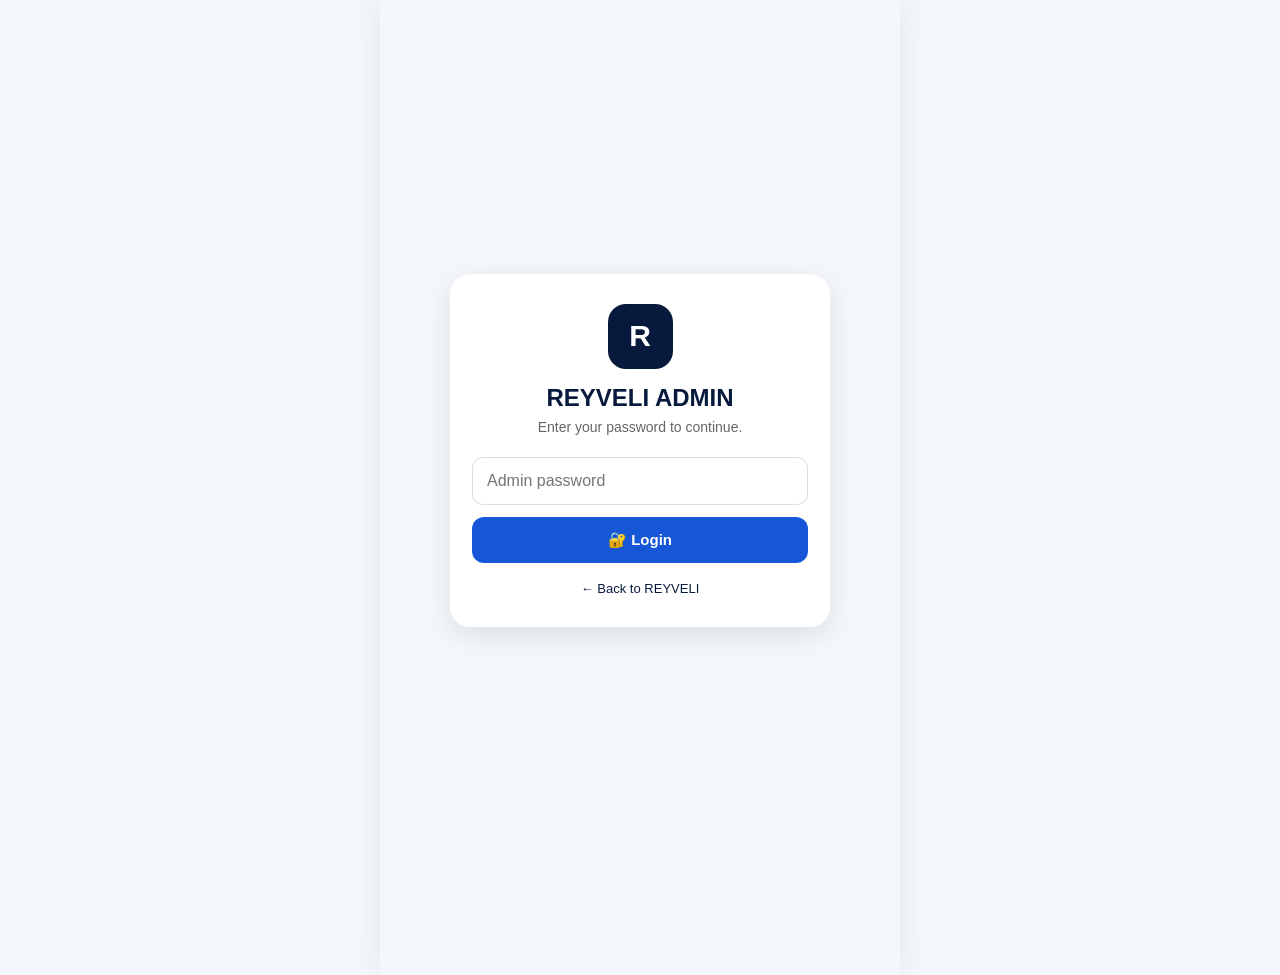
<file: admin.html>
<!DOCTYPE html>

<html lang="en">
<head>
  <meta charset="UTF-8">
  <meta name="viewport" content="width=device-width, initial-scale=1.0">

  <title>REYVELI Admin</title>

  <link rel="stylesheet" href="style.css">

  <style>

    body {
      background: #f4f7fc;
    }

    /* PASSWORD SCREEN */

    .login-screen {
      min-height: 100vh;
      display: flex;
      align-items: center;
      justify-content: center;
      padding: 20px;
      box-sizing: border-box;
    }

    .login-card {
      background: white;
      width: 100%;
      max-width: 380px;
      padding: 30px 22px;
      border-radius: 20px;
      box-shadow: 0 8px 30px rgba(0,0,0,.10);
      text-align: center;
      box-sizing: border-box;
    }

    .login-logo {
      width: 65px;
      height: 65px;
      margin: 0 auto 15px;
      border-radius: 18px;
      background: #071a3d;
      color: white;
      display: flex;
      align-items: center;
      justify-content: center;
      font-size: 30px;
      font-weight: bold;
    }

    .login-card h1 {
      margin: 0;
      color: #071a3d;
      font-size: 24px;
    }

    .login-card p {
      color: #666;
      font-size: 14px;
      margin: 7px 0 22px;
    }

    .login-input {
      width: 100%;
      box-sizing: border-box;
      padding: 14px;
      border: 1px solid #ddd;
      border-radius: 11px;
      font-size: 16px;
      margin-bottom: 12px;
      outline: none;
    }

    .login-input:focus {
      border-color: #1557d6;
    }

    .login-button {
      width: 100%;
      border: none;
      border-radius: 12px;
      padding: 14px;
      background: #1557d6;
      color: white;
      font-weight: bold;
      font-size: 15px;
      cursor: pointer;
    }

    .login-error {
      color: #d93025;
      font-size: 13px;
      margin-top: 12px;
      display: none;
    }

    .back-to-site {
      display: inline-block;
      margin-top: 18px;
      color: #071a3d;
      font-size: 13px;
      text-decoration: none;
    }


    /* ADMIN */

    .admin-header {
      background: #071a3d;
      color: white;
      padding: 22px 18px;
      position: sticky;
      top: 0;
      z-index: 20;
    }

    .admin-header h1 {
      margin: 0;
      font-size: 25px;
    }

    .admin-header p {
      margin: 5px 0 0;
      opacity: .8;
      font-size: 13px;
    }

    .admin-container {
      padding: 18px;
      max-width: 520px;
      margin: auto;
      padding-bottom: 100px;
    }

    .admin-card {
      background: white;
      border-radius: 16px;
      padding: 18px;
      margin-bottom: 15px;
      box-shadow: 0 5px 18px rgba(0,0,0,.07);
    }

    .admin-card h2 {
      margin-top: 0;
      font-size: 18px;
      color: #071a3d;
    }

    .admin-grid {
      display: grid;
      grid-template-columns: 1fr 1fr;
      gap: 12px;
    }

    .admin-button {
      border: none;
      border-radius: 14px;
      padding: 18px 10px;
      background: #1557d6;
      color: white;
      font-weight: bold;
      font-size: 14px;
      cursor: pointer;
    }

    .admin-button.gold {
      background: #f5c542;
      color: #071a3d;
    }

    .admin-button.dark {
      background: #071a3d;
    }

    .admin-button.danger {
      background: #d93025;
    }

    .admin-button.small {
      padding: 10px 12px;
      font-size: 12px;
      border-radius: 9px;
    }

    .admin-section {
      display: none;
    }

    .admin-section.active {
      display: block;
    }

    .admin-input {
      width: 100%;
      box-sizing: border-box;
      padding: 13px;
      border: 1px solid #ddd;
      border-radius: 10px;
      margin: 6px 0 13px;
      font-size: 15px;
      background: white;
    }

    label {
      font-size: 13px;
      font-weight: bold;
      color: #333;
    }

    .back-button {
      background: transparent;
      border: none;
      color: white;
      font-size: 14px;
      padding: 0;
      margin-bottom: 12px;
      cursor: pointer;
    }

    .logout-button {
      float: right;
      background: rgba(255,255,255,.12);
      border: 1px solid rgba(255,255,255,.3);
      color: white;
      border-radius: 9px;
      padding: 7px 10px;
      font-size: 12px;
      cursor: pointer;
    }

    .status {
      display: inline-block;
      padding: 5px 10px;
      border-radius: 20px;
      background: #e7f7ed;
      color: #17823b;
      font-size: 12px;
      font-weight: bold;
    }

    .admin-item {
      border: 1px solid #eee;
      border-radius: 12px;
      padding: 12px;
      margin-top: 10px;
    }

    .admin-item strong {
      color: #071a3d;
    }

    .food-preview {
      width: 100%;
      max-height: 180px;
      object-fit: cover;
      border-radius: 10px;
      margin-bottom: 10px;
      display: block;
    }

    .food-actions {
      display: flex;
      gap: 8px;
      margin-top: 12px;
      flex-wrap: wrap;
    }

    .hidden-food {
      opacity: .55;
      background: #f7f7f7;
    }

    .hidden-label {
      display: inline-block;
      background: #eee;
      color: #666;
      padding: 4px 8px;
      border-radius: 10px;
      font-size: 11px;
      font-weight: bold;
      margin-top: 6px;
    }

    .edit-box {
      margin-top: 12px;
      padding-top: 12px;
      border-top: 1px solid #eee;
    }

    #adminApp {
      display: none;
    }


    /* =========================
       ORDERS
       ========================= */

    .orders-toolbar {
      display: flex;
      justify-content: space-between;
      align-items: center;
      gap: 10px;
      margin-bottom: 12px;
      flex-wrap: wrap;
    }

    .order-count {
      color: #666;
      font-size: 13px;
    }

    .order-card {
      border: 1px solid #e4e7ee;
      border-radius: 15px;
      padding: 15px;
      margin-top: 12px;
      background: #fff;
    }

    .order-top {
      display: flex;
      justify-content: space-between;
      align-items: flex-start;
      gap: 10px;
      margin-bottom: 12px;
    }

    .order-number {
      color: #071a3d;
      font-size: 15px;
      font-weight: bold;
    }

    .order-date {
      color: #777;
      font-size: 11px;
      margin-top: 4px;
    }

    .order-status {
      border: none;
      border-radius: 20px;
      padding: 7px 9px;
      font-size: 11px;
      font-weight: bold;
      cursor: pointer;
      background: #eef3ff;
      color: #1557d6;
    }

    .order-status.new {
      background: #fff3cd;
      color: #856404;
    }

    .order-status.accepted {
      background: #e7f7ed;
      color: #17823b;
    }

    .order-status.preparing {
      background: #e8f1ff;
      color: #1557d6;
    }

    .order-status.delivery {
      background: #eee8ff;
      color: #6542c2;
    }

    .order-status.completed {
      background: #e7f7ed;
      color: #17823b;
    }

    .order-status.cancelled {
      background: #fde8e7;
      color: #d93025;
    }

    .order-info {
      font-size: 13px;
      color: #333;
      line-height: 1.7;
    }

    .order-info strong {
      color: #071a3d;
    }

    .order-items {
      margin-top: 12px;
      padding-top: 12px;
      border-top: 1px solid #eee;
    }

    .order-items-title {
      font-size: 12px;
      font-weight: bold;
      color: #071a3d;
      margin-bottom: 7px;
    }

    .order-item-row {
      display: flex;
      justify-content: space-between;
      gap: 10px;
      font-size: 12px;
      padding: 5px 0;
    }

    .order-total {
      display: flex;
      justify-content: space-between;
      border-top: 1px solid #eee;
      margin-top: 10px;
      padding-top: 10px;
      color: #071a3d;
      font-size: 16px;
      font-weight: bold;
    }

    .order-notes {
      background: #fff9e8;
      border-radius: 10px;
      padding: 10px;
      margin-top: 12px;
      font-size: 12px;
      color: #66520b;
    }

    .order-actions {
      display: flex;
      gap: 7px;
      flex-wrap: wrap;
      margin-top: 12px;
    }

    .order-actions select {
      flex: 1;
      min-width: 150px;
      border: 1px solid #ddd;
      border-radius: 9px;
      padding: 9px;
      background: white;
      font-size: 12px;
    }

    .no-orders {
      text-align: center;
      padding: 35px 15px;
      color: #777;
      font-size: 13px;
    }

  </style>

</head>

<body>


  <!-- PASSWORD SCREEN -->

  <div id="loginScreen" class="login-screen">

    <div class="login-card">

      <div class="login-logo">R</div>

      <h1>REYVELI ADMIN</h1>

      <p>Enter your password to continue.</p>

      <input
        id="adminPassword"
        class="login-input"
        type="password"
        placeholder="Admin password"
        autocomplete="off"
        onkeydown="if(event.key==='Enter') login()"
      >

      <button class="login-button" onclick="login()">
        🔐 Login
      </button>

      <div id="loginError" class="login-error">
        Incorrect password. Please try again.
      </div>

      <a href="index.html" class="back-to-site">
        ← Back to REYVELI
      </a>

    </div>

  </div>


  <!-- ADMIN APP -->

  <div id="adminApp">


    <header class="admin-header">

      <button class="logout-button" onclick="logout()">
        Logout
      </button>

      <button class="back-button" onclick="window.location.href='index.html'">
        ← Back to REYVELI
      </button>

      <h1>REYVELI ADMIN</h1>

      <p>Manage your food business</p>

    </header>


    <main class="admin-container">


      <!-- DASHBOARD -->

      <section id="dashboard" class="admin-section active">

        <div class="admin-card">

          <h2>Dashboard</h2>

          <span class="status">
            ● 24 HOURS OPEN
          </span>

        </div>


        <div class="admin-grid">

          <button
            class="admin-button"
            onclick="showSection('menu')"
          >
            🍔<br><br>
            Menu
          </button>


          <button
            class="admin-button gold"
            onclick="showSection('orders')"
          >
            📦<br><br>
            Orders
          </button>


          <button
            class="admin-button dark"
            onclick="showSection('offers')"
          >
            🏷️<br><br>
            Offers
          </button>


          <button
            class="admin-button"
            onclick="showSection('homepage')"
          >
            🖼️<br><br>
            Homepage
          </button>


          <button
            class="admin-button gold"
            onclick="showSection('delivery')"
          >
            🚚<br><br>
            Delivery
          </button>


          <button
            class="admin-button dark"
            onclick="showSection('settings')"
          >
            ⚙️<br><br>
            Settings
          </button>

        </div>

      </section>


      <!-- MENU -->

      <section id="menu" class="admin-section">

        <div class="admin-card">

          <h2>🍔 Menu Management</h2>

          <label>Food name</label>

          <input
            id="foodName"
            class="admin-input"
            placeholder="Example: Chicken Burger"
          >


          <label>Price (MVR)</label>

          <input
            id="foodPrice"
            class="admin-input"
            type="number"
            min="0"
            placeholder="85"
          >


          <label>Category</label>

          <select
            id="foodCategory"
            class="admin-input"
          >

            <option value="burgers">
              Burgers
            </option>

            <option value="meals">
              Meals
            </option>

            <option value="snacks">
              Snacks
            </option>

            <option value="drinks">
              Drinks
            </option>

            <option value="desserts">
              Desserts
            </option>

          </select>


          <label>Food description</label>

          <input
            id="foodDescription"
            class="admin-input"
            placeholder="Short description"
          >


          <label>Food image URL</label>

          <input
            id="foodImage"
            class="admin-input"
            placeholder="Image URL"
          >


          <button
            class="admin-button"
            onclick="addFood()"
          >
            + Add Food
          </button>

        </div>


        <div class="admin-card">

          <h2>Current Menu</h2>

          <div id="adminMenuList"></div>

        </div>


        <button
          class="admin-button dark"
          onclick="showSection('dashboard')"
        >
          ← Dashboard
        </button>

      </section>


      <!-- ORDERS -->

      <section id="orders" class="admin-section">

        <div class="admin-card">

          <div class="orders-toolbar">

            <div>

              <h2 style="margin-bottom:4px;">
                📦 Orders
              </h2>

              <div class="order-count">
                Total orders:
                <strong id="orderCount">0</strong>
              </div>

            </div>

            <button
              class="admin-button small"
              onclick="renderAdminOrders()"
            >
              🔄 Refresh
            </button>

          </div>


          <div id="adminOrders"></div>

        </div>


        <button
          class="admin-button dark"
          onclick="showSection('dashboard')"
        >
          ← Dashboard
        </button>

      </section>


      <!-- OFFERS -->

      <section id="offers" class="admin-section">

        <div class="admin-card">

          <h2>🏷️ Offers & Discounts</h2>

          <label>Offer title</label>

          <input
            id="offerTitle"
            class="admin-input"
            placeholder="Example: Midnight Special"
          >


          <label>Discount</label>

          <input
            id="offerDiscount"
            class="admin-input"
            placeholder="Example: 20% OFF"
          >


          <button
            class="admin-button"
            onclick="saveOffer()"
          >
            Save Offer
          </button>


          <div id="savedOffer"></div>

        </div>


        <button
          class="admin-button dark"
          onclick="showSection('dashboard')"
        >
          ← Dashboard
        </button>

      </section>


      <!-- HOMEPAGE -->

      <section id="homepage" class="admin-section">

        <div class="admin-card">

          <h2>🖼️ Homepage</h2>

          <label>Main headline</label>

          <input
            id="homepageHeadline"
            class="admin-input"
            value="Midnight cravings? We’ve got you covered."
          >


          <label>Banner text</label>

          <input
            id="homepageBanner"
            class="admin-input"
            value="OPEN 24 HOURS"
          >


          <label>Announcement</label>

          <input
            id="homepageAnnouncement"
            class="admin-input"
            placeholder="Example: Free delivery tonight!"
          >


          <button
            class="admin-button"
            onclick="saveHomepage()"
          >
            Save Homepage
          </button>

        </div>


        <button
          class="admin-button dark"
          onclick="showSection('dashboard')"
        >
          ← Dashboard
        </button>

      </section>


      <!-- DELIVERY -->

      <section id="delivery" class="admin-section">

        <div class="admin-card">

          <h2>🚚 Delivery Settings</h2>

          <label>Delivery fee (MVR)</label>

          <input
            id="deliveryFee"
            class="admin-input"
            type="number"
            value="20"
          >


          <label>Delivery areas</label>

          <input
            id="deliveryAreas"
            class="admin-input"
            placeholder="Example: Velidhoo"
          >


          <label>Minimum order (MVR)</label>

          <input
            id="minimumOrder"
            class="admin-input"
            type="number"
            value="0"
          >


          <button
            class="admin-button"
            onclick="saveDelivery()"
          >
            Save Delivery Settings
          </button>

        </div>


        <button
          class="admin-button dark"
          onclick="showSection('dashboard')"
        >
          ← Dashboard
        </button>

      </section>


      <!-- SETTINGS -->

      <section id="settings" class="admin-section">

        <div class="admin-card">

          <h2>⚙️ Business Settings</h2>

          <label>Business name</label>

          <input
            id="businessName"
            class="admin-input"
            value="REYVELI"
          >


          <label>Tagline</label>

          <input
            id="businessTagline"
            class="admin-input"
            value="Your food, anytime."
          >


          <label>Business status</label>

          <select
            id="businessStatus"
            class="admin-input"
          >

            <option>
              Open
            </option>

            <option>
              Closed
            </option>

          </select>


          <button
            class="admin-button"
            onclick="saveSettings()"
          >
            Save Settings
          </button>

        </div>


        <button
          class="admin-button dark"
          onclick="showSection('dashboard')"
        >
          ← Dashboard
        </button>

      </section>


    </main>

  </div>


  <script>


    /* =========================
       ADMIN PASSWORD
       ========================= */

    const ADMIN_PASSWORD =
      "REYVELI2026";


    function login() {

      const password =
        document.getElementById(
          "adminPassword"
        ).value;


      const error =
        document.getElementById(
          "loginError"
        );


      if (password === ADMIN_PASSWORD) {

        sessionStorage.setItem(
          "reyveliAdminLoggedIn",
          "true"
        );


        document.getElementById(
          "loginScreen"
        ).style.display = "none";


        document.getElementById(
          "adminApp"
        ).style.display = "block";


        document.getElementById(
          "adminPassword"
        ).value = "";


        error.style.display = "none";

      } else {

        error.style.display = "block";


        document.getElementById(
          "adminPassword"
        ).value = "";

      }

    }


    function logout() {

      sessionStorage.removeItem(
        "reyveliAdminLoggedIn"
      );


      document.getElementById(
        "adminApp"
      ).style.display = "none";


      document.getElementById(
        "loginScreen"
      ).style.display = "flex";


      document.getElementById(
        "adminPassword"
      ).value = "";

    }


    function checkLogin() {

      if (
        sessionStorage.getItem(
          "reyveliAdminLoggedIn"
        ) === "true"
      ) {

        document.getElementById(
          "loginScreen"
        ).style.display = "none";


        document.getElementById(
          "adminApp"
        ).style.display = "block";

      }

    }


    /* =========================
       SECTIONS
       ========================= */

    function showSection(section) {

      document
        .querySelectorAll(".admin-section")
        .forEach(item =>
          item.classList.remove("active")
        );


      document
        .getElementById(section)
        .classList.add("active");


      window.scrollTo({
        top: 0,
        behavior: "smooth"
      });


      if (section === "menu")
        renderAdminMenu();


      if (section === "orders")
        renderAdminOrders();


      if (section === "offers")
        loadOffer();


      if (section === "homepage")
        loadHomepage();


      if (section === "delivery")
        loadDelivery();


      if (section === "settings")
        loadSettings();

    }


    /* =========================
       MENU
       ========================= */

    function getMenu() {

      try {

        return JSON.parse(
          localStorage.getItem(
            "reyveliAdminMenu"
          )
        ) || [];

      } catch {

        return [];

      }

    }


    function saveMenu(menu) {

      localStorage.setItem(
        "reyveliAdminMenu",
        JSON.stringify(menu)
      );

    }


    function addFood() {

      const name =
        document.getElementById(
          "foodName"
        ).value.trim();


      const price =
        Number(
          document.getElementById(
            "foodPrice"
          ).value
        );


      const category =
        document.getElementById(
          "foodCategory"
        ).value;


      const description =
        document.getElementById(
          "foodDescription"
        ).value.trim();


      const image =
        document.getElementById(
          "foodImage"
        ).value.trim();


      if (!name || price <= 0) {

        alert(
          "Please enter a food name and a price greater than 0."
        );

        return;

      }


      const menu =
        getMenu();


      menu.push({

        id: Date.now(),

        name: name,

        price: price,

        category: category,

        description: description,

        image: image,

        visible: true

      });


      saveMenu(menu);


      document.getElementById(
        "foodName"
      ).value = "";


      document.getElementById(
        "foodPrice"
      ).value = "";


      document.getElementById(
        "foodDescription"
      ).value = "";


      document.getElementById(
        "foodImage"
      ).value = "";


      renderAdminMenu();


      alert(
        "Food added successfully!"
      );

    }


    function renderAdminMenu() {

      const menu =
        getMenu();


      const container =
        document.getElementById(
          "adminMenuList"
        );


      if (menu.length === 0) {

        container.innerHTML =
          "<p>No custom foods added yet.</p>";

        return;

      }


      container.innerHTML =
        menu.map(item => {

          const visible =
            item.visible !== false;


          const imageHTML =
            item.image
              ? `
                <img
                  class="food-preview"
                  src="${escapeHTML(item.image)}"
                  alt="${escapeHTML(item.name)}"
                  onerror="this.style.display='none'"
                >
              `
              : "";


          return `

            <div
              class="admin-item
              ${visible ? "" : "hidden-food"}"
            >

              ${imageHTML}


              <strong>
                ${escapeHTML(item.name)}
              </strong>

              <br>

              <strong>
                MVR ${escapeHTML(
                  String(item.price)
                )}
              </strong>

              <br>

              Category:
              ${escapeHTML(item.category)}


              ${
                item.description
                  ? `
                    <br><br>
                    ${escapeHTML(
                      item.description
                    )}
                  `
                  : ""
              }


              ${
                visible
                  ? ""
                  : `
                    <br>
                    <span class="hidden-label">
                      HIDDEN FROM CUSTOMERS
                    </span>
                  `
              }


              <div class="food-actions">

                <button
                  class="admin-button small"
                  onclick="editFood(${item.id})"
                >
                  ✏️ Edit
                </button>


                <button
                  class="admin-button small
                  ${visible ? "gold" : ""}"
                  onclick="toggleFoodVisibility(${item.id})"
                >
                  ${visible ? "👁️ Hide" : "👁️ Show"}
                </button>


                <button
                  class="admin-button small danger"
                  onclick="deleteFood(${item.id})"
                >
                  🗑️ Delete
                </button>

              </div>


              <div
                id="edit-${item.id}"
                class="edit-box"
                style="display:none;"
              >

                <label>
                  Food name
                </label>

                <input
                  id="edit-name-${item.id}"
                  class="admin-input"
                  value="${escapeHTML(
                    item.name
                  )}"
                >


                <label>
                  Price (MVR)
                </label>

                <input
                  id="edit-price-${item.id}"
                  class="admin-input"
                  type="number"
                  min="0"
                  value="${escapeHTML(
                    String(item.price)
                  )}"
                >


                <label>
                  Category
                </label>

                <select
                  id="edit-category-${item.id}"
                  class="admin-input"
                >

                  <option
                    value="burgers"
                    ${
                      item.category === "burgers"
                        ? "selected"
                        : ""
                    }
                  >
                    Burgers
                  </option>

                  <option
                    value="meals"
                    ${
                      item.category === "meals"
                        ? "selected"
                        : ""
                    }
                  >
                    Meals
                  </option>

                  <option
                    value="snacks"
                    ${
                      item.category === "snacks"
                        ? "selected"
                        : ""
                    }
                  >
                    Snacks
                  </option>

                  <option
                    value="drinks"
                    ${
                      item.category === "drinks"
                        ? "selected"
                        : ""
                    }
                  >
                    Drinks
                  </option>

                  <option
                    value="desserts"
                    ${
                      item.category === "desserts"
                        ? "selected"
                        : ""
                    }
                  >
                    Desserts
                  </option>

                </select>


                <label>
                  Description
                </label>

                <input
                  id="edit-description-${item.id}"
                  class="admin-input"
                  value="${escapeHTML(
                    item.description || ""
                  )}"
                >


                <label>
                  Image URL
                </label>

                <input
                  id="edit-image-${item.id}"
                  class="admin-input"
                  value="${escapeHTML(
                    item.image || ""
                  )}"
                >


                <div class="food-actions">

                  <button
                    class="admin-button small"
                    onclick="saveEditedFood(${item.id})"
                  >
                    💾 Save Changes
                  </button>


                  <button
                    class="admin-button small dark"
                    onclick="cancelEdit(${item.id})"
                  >
                    Cancel
                  </button>

                </div>

              </div>

            </div>

          `;

        }).join("");

    }


    function editFood(id) {

      const box =
        document.getElementById(
          "edit-" + id
        );


      if (!box) return;


      box.style.display =
        box.style.display === "none"
          ? "block"
          : "none";

    }


    function cancelEdit(id) {

      const box =
        document.getElementById(
          "edit-" + id
        );


      if (box) {

        box.style.display =
          "none";

      }

    }


    function saveEditedFood(id) {

      const menu =
        getMenu();


      const item =
        menu.find(
          food => food.id === id
        );


      if (!item) return;


      const name =
        document.getElementById(
          "edit-name-" + id
        ).value.trim();


      const price =
        Number(
          document.getElementById(
            "edit-price-" + id
          ).value
        );


      const category =
        document.getElementById(
          "edit-category-" + id
        ).value;


      const description =
        document.getElementById(
          "edit-description-" + id
        ).value.trim();


      const image =
        document.getElementById(
          "edit-image-" + id
        ).value.trim();


      if (!name || price <= 0) {

        alert(
          "Please enter a food name and a valid price."
        );

        return;

      }


      item.name =
        name;


      item.price =
        price;


      item.category =
        category;


      item.description =
        description;


      item.image =
        image;


      saveMenu(menu);

      renderAdminMenu();


      alert(
        "Food updated successfully!"
      );

    }


    function toggleFoodVisibility(id) {

      const menu =
        getMenu();


      const item =
        menu.find(
          food => food.id === id
        );


      if (!item) return;


      item.visible =
        item.visible === false
          ? true
          : false;


      saveMenu(menu);

      renderAdminMenu();

    }


    function deleteFood(id) {

      if (
        !confirm(
          "Delete this food permanently?"
        )
      ) {

        return;

      }


      let menu =
        getMenu();


      menu =
        menu.filter(
          item => item.id !== id
        );


      saveMenu(menu);

      renderAdminMenu();

    }


    /* =========================
       ORDERS
       ========================= */

    function getOrders() {

      try {

        return JSON.parse(
          localStorage.getItem(
            "reyveliOrders"
          )
        ) || [];

      } catch {

        return [];

      }

    }


    function saveOrders(orders) {

      localStorage.setItem(
        "reyveliOrders",
        JSON.stringify(orders)
      );

    }


    function renderAdminOrders() {

      let orders =
        getOrders();


      const count =
        document.getElementById(
          "orderCount"
        );


      const container =
        document.getElementById(
          "adminOrders"
        );


      /*
         Newest orders first
      */

      orders =
        orders.slice().reverse();


      count.textContent =
        orders.length;


      if (orders.length === 0) {

        container.innerHTML = `

          <div class="no-orders">

            📦

            <br><br>

            No orders yet.

            <br>

            Customer orders will appear here.

          </div>

        `;

        return;

      }


      container.innerHTML =
        orders.map(order => {

          const items =
            Array.isArray(order.items)
              ? order.items
              : [];


          const status =
            order.status || "New";


          const statusClass =
            getStatusClass(status);


          return `

            <div class="order-card">

              <div class="order-top">

                <div>

                  <div class="order-number">

                    Order
                    ${escapeHTML(
                      String(
                        order.id || ""
                      )
                    )}

                  </div>


                  <div class="order-date">

                    ${escapeHTML(
                      String(
                        order.date || ""
                      )
                    )}

                  </div>

                </div>


                <span
                  class="order-status ${statusClass}"
                >
                  ${escapeHTML(status)}
                </span>

              </div>


              <div class="order-info">

                <strong>
                  👤 Customer
                </strong>

                <br>

                ${escapeHTML(
                  order.customer?.name || ""
                )}

                <br><br>


                <strong>
                  📞 Phone
                </strong>

                <br>

                ${escapeHTML(
                  order.customer?.phone || ""
                )}

                <br><br>


                <strong>
                  📍 Delivery location
                </strong>

                <br>

                ${escapeHTML(
                  order.customer?.location || ""
                )}

                <br><br>


                <strong>
                  💳 Payment
                </strong>

                <br>

                ${formatPayment(
                  order.payment
                )}

              </div>


              <div class="order-items">

                <div class="order-items-title">
                  🍔 ORDER ITEMS
                </div>


                ${
                  items.length
                    ? items.map(item => `

                        <div
                          class="order-item-row"
                        >

                          <span>

                            ${escapeHTML(
                              item.name || ""
                            )}

                            ×
                            ${escapeHTML(
                              String(
                                item.quantity || 1
                              )
                            )}

                          </span>


                          <strong>

                            MVR
                            ${escapeHTML(
                              String(
                                (
                                  Number(item.price) *
                                  Number(item.quantity || 1)
                                )
                              )
                            )}

                          </strong>

                        </div>

                      `).join("")
                    : `
                      <div class="order-item-row">
                        No item details available.
                      </div>
                    `
                }


                <div class="order-total">

                  <span>
                    Total
                  </span>

                  <span>
                    MVR
                    ${escapeHTML(
                      String(
                        order.total || 0
                      )
                    )}
                  </span>

                </div>

              </div>


              ${
                order.notes
                  ? `
                    <div class="order-notes">

                      <strong>
                        📝 Customer note
                      </strong>

                      <br><br>

                      ${escapeHTML(
                        order.notes
                      )}

                    </div>
                  `
                  : ""
              }


              <div class="order-actions">

                <select
                  onchange="changeOrderStatus('${escapeHTML(String(order.id || ""))}', this.value)"
                >

                  <option
                    value="New"
                    ${status === "New" ? "selected" : ""}
                  >
                    🆕 New
                  </option>

                  <option
                    value="Accepted"
                    ${status === "Accepted" ? "selected" : ""}
                  >
                    ✅ Accepted
                  </option>

                  <option
                    value="Preparing"
                    ${status === "Preparing" ? "selected" : ""}
                  >
                    🍳 Preparing
                  </option>

                  <option
                    value="Out for delivery"
                    ${status === "Out for delivery" ? "selected" : ""}
                  >
                    🛵 Out for delivery
                  </option>

                  <option
                    value="Completed"
                    ${status === "Completed" ? "selected" : ""}
                  >
                    ✔️ Completed
                  </option>

                  <option
                    value="Cancelled"
                    ${status === "Cancelled" ? "selected" : ""}
                  >
                    ❌ Cancelled
                  </option>

                </select>


                <button
                  class="admin-button small danger"
                  onclick="deleteOrder('${escapeHTML(String(order.id || ""))}')"
                >
                  🗑️ Delete
                </button>

              </div>

            </div>

          `;

        }).join("");

    }


    function getStatusClass(status) {

      const value =
        String(status)
          .toLowerCase();


      if (value === "new")
        return "new";


      if (value === "accepted")
        return "accepted";


      if (value === "preparing")
        return "preparing";


      if (
        value === "out for delivery"
      )
        return "delivery";


      if (value === "completed")
        return "completed";


      if (value === "cancelled")
        return "cancelled";


      return "";

    }


    function formatPayment(payment) {

      if (
        payment === "transfer"
      ) {

        return "🏦 Bank / online transfer";

      }


      return "💵 Cash on delivery";

    }


    function changeOrderStatus(
      orderId,
      newStatus
    ) {

      const orders =
        getOrders();


      const order =
        orders.find(
          item =>
            String(item.id) ===
            String(orderId)
        );


      if (!order) return;


      order.status =
        newStatus;


      saveOrders(orders);

      renderAdminOrders();

    }


    function deleteOrder(orderId) {

      if (
        !confirm(
          "Delete this order permanently?"
        )
      ) {

        return;

      }


      let orders =
        getOrders();


      orders =
        orders.filter(
          order =>
            String(order.id) !==
            String(orderId)
        );


      saveOrders(orders);

      renderAdminOrders();

    }


    /* =========================
       OFFERS
       ========================= */

    function saveOffer() {

      const title =
        document.getElementById(
          "offerTitle"
        ).value.trim();


      const discount =
        document.getElementById(
          "offerDiscount"
        ).value.trim();


      localStorage.setItem(
        "reyveliOffer",
        JSON.stringify({

          title:
            title,

          discount:
            discount

        })
      );


      alert(
        "Offer saved!"
      );

    }


    function loadOffer() {

      let offer = {};


      try {

        offer =
          JSON.parse(
            localStorage.getItem(
              "reyveliOffer"
            )
          ) || {};

      } catch {

        offer = {};

      }


      document.getElementById(
        "offerTitle"
      ).value =
        offer.title || "";


      document.getElementById(
        "offerDiscount"
      ).value =
        offer.discount || "";

    }


    /* =========================
       HOMEPAGE
       ========================= */

    function saveHomepage() {

      const data = {

        headline:
          document.getElementById(
            "homepageHeadline"
          ).value,

        banner:
          document.getElementById(
            "homepageBanner"
          ).value,

        announcement:
          document.getElementById(
            "homepageAnnouncement"
          ).value

      };


      localStorage.setItem(
        "reyveliHomepage",
        JSON.stringify(data)
      );


      alert(
        "Homepage settings saved!"
      );

    }


    function loadHomepage() {

      let data = {};


      try {

        data =
          JSON.parse(
            localStorage.getItem(
              "reyveliHomepage"
            )
          ) || {};

      } catch {

        data = {};

      }


      if (data.headline) {

        document.getElementById(
          "homepageHeadline"
        ).value =
          data.headline;

      }


      if (data.banner) {

        document.getElementById(
          "homepageBanner"
        ).value =
          data.banner;

      }


      if (data.announcement) {

        document.getElementById(
          "homepageAnnouncement"
        ).value =
          data.announcement;

      }

    }


    /* =========================
       DELIVERY
       ========================= */

    function saveDelivery() {

      const data = {

        fee:
          Number(
            document.getElementById(
              "deliveryFee"
            ).value
          ) || 0,

        areas:
          document.getElementById(
            "deliveryAreas"
          ).value,

        minimum:
          Number(
            document.getElementById(
              "minimumOrder"
            ).value
          ) || 0

      };


      localStorage.setItem(
        "reyveliDelivery",
        JSON.stringify(data)
      );


      alert(
        "Delivery settings saved!"
      );

    }


    function loadDelivery() {

      let data = {};


      try {

        data =
          JSON.parse(
            localStorage.getItem(
              "reyveliDelivery"
            )
          ) || {};

      } catch {

        data = {};

      }


      if (
        data.fee !== undefined
      ) {

        document.getElementById(
          "deliveryFee"
        ).value =
          data.fee;

      }


      if (
        data.areas !== undefined
      ) {

        document.getElementById(
          "deliveryAreas"
        ).value =
          data.areas;

      }


      if (
        data.minimum !== undefined
      ) {

        document.getElementById(
          "minimumOrder"
        ).value =
          data.minimum;

      }

    }


    /* =========================
       BUSINESS SETTINGS
       ========================= */

    function saveSettings() {

      const data = {

        name:
          document.getElementById(
            "businessName"
          ).value,

        tagline:
          document.getElementById(
            "businessTagline"
          ).value,

        status:
          document.getElementById(
            "businessStatus"
          ).value

      };


      localStorage.setItem(
        "reyveliSettings",
        JSON.stringify(data)
      );


      alert(
        "Settings saved!"
      );

    }


    function loadSettings() {

      let data = {};


      try {

        data =
          JSON.parse(
            localStorage.getItem(
              "reyveliSettings"
            )
          ) || {};

      } catch {

        data = {};

      }


      if (data.name) {

        document.getElementById(
          "businessName"
        ).value =
          data.name;

      }


      if (data.tagline) {

        document.getElementById(
          "businessTagline"
        ).value =
          data.tagline;

      }


      if (data.status) {

        document.getElementById(
          "businessStatus"
        ).value =
          data.status;

      }

    }


    /* =========================
       SAFETY
       ========================= */

    function escapeHTML(value) {

      return String(value)

        .replace(
          /&/g,
          "&amp;"
        )

        .replace(
          /</g,
          "&lt;"
        )

        .replace(
          />/g,
          "&gt;"
        )

        .replace(
          /"/g,
          "&quot;"
        )

        .replace(
          /'/g,
          "&#039;"
        );

    }


    /* =========================
       START
       ========================= */

    checkLogin();

  </script>

</body>
</html>
</file>
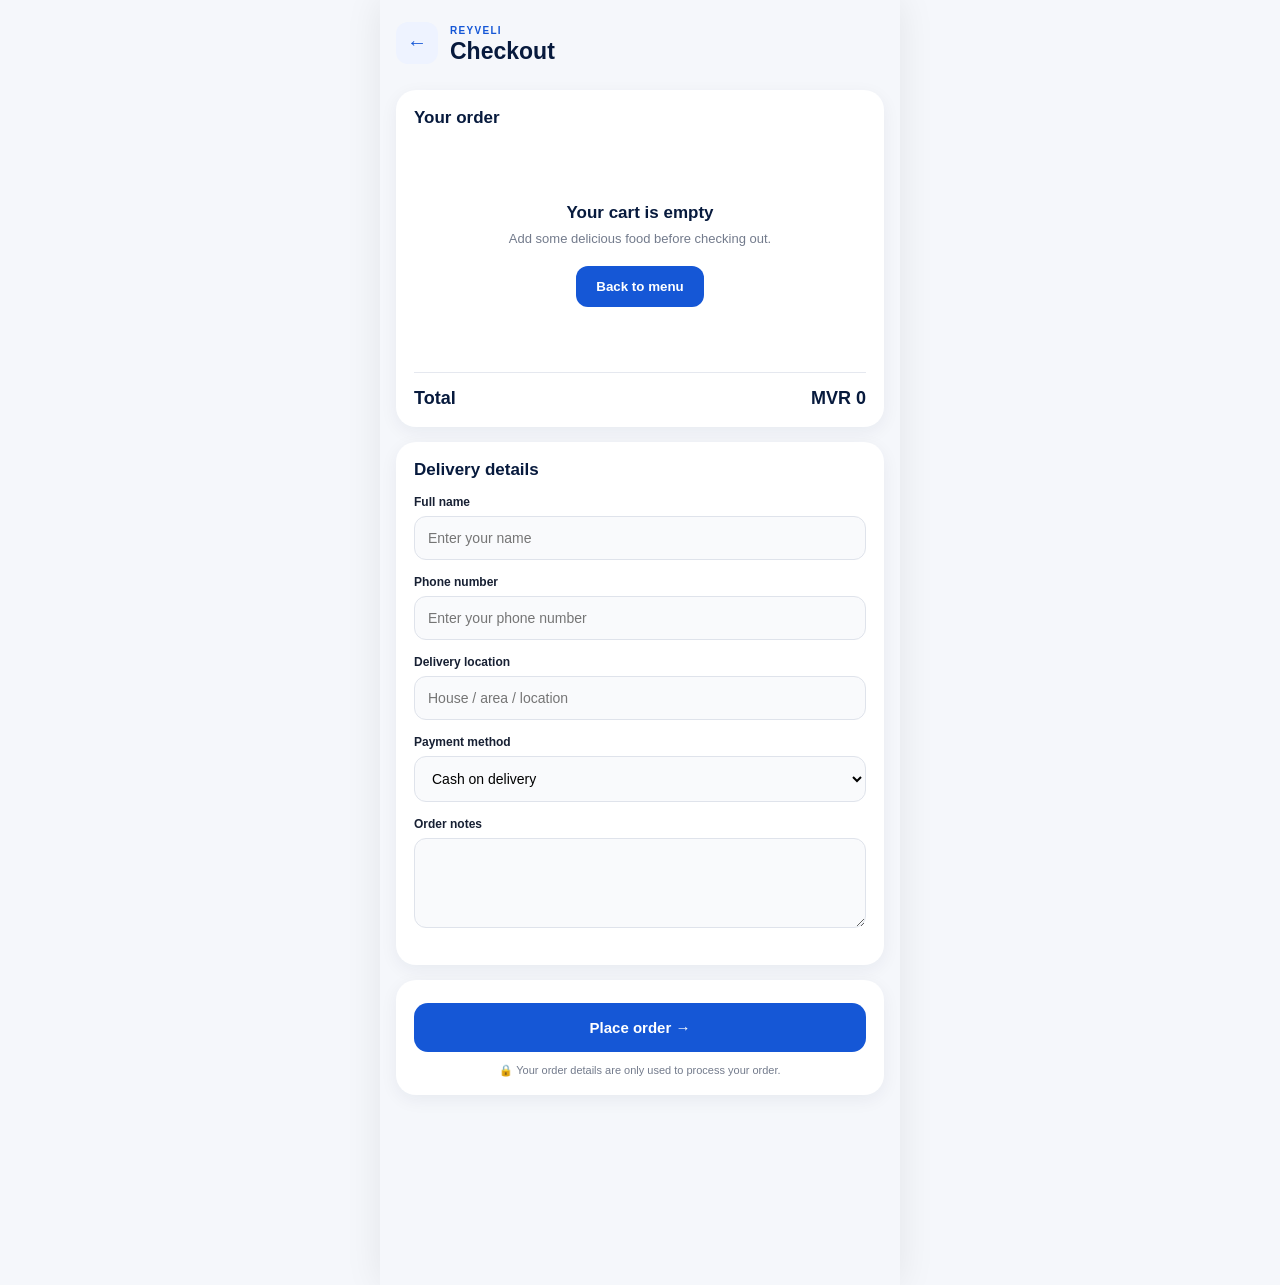
<file: checkout.html>
<!DOCTYPE html>
<html lang="en">
<head>
  <meta charset="UTF-8">
  <meta name="viewport" content="width=device-width, initial-scale=1.0">

  <title>REYVELI — Checkout</title>

  <link rel="stylesheet" href="style.css">

  <style>
    .checkout-page {
      padding: 20px 16px 100px;
    }

    .checkout-top {
      display: flex;
      align-items: center;
      gap: 12px;
      margin-bottom: 25px;
    }

    .back-button {
      border: none;
      background: #eef3ff;
      color: #1557d6;
      width: 42px;
      height: 42px;
      border-radius: 12px;
      font-size: 20px;
      cursor: pointer;
    }

    .checkout-top h1 {
      color: #071a3d;
      font-size: 23px;
    }

    .checkout-card {
      background: white;
      border-radius: 20px;
      padding: 18px;
      margin-bottom: 15px;
      box-shadow: 0 5px 18px rgba(12, 30, 65, 0.06);
    }

    .checkout-card h2 {
      color: #071a3d;
      font-size: 17px;
      margin-bottom: 15px;
    }

    .checkout-item {
      display: flex;
      justify-content: space-between;
      gap: 10px;
      padding: 10px 0;
      border-bottom: 1px solid #e5e8ef;
      font-size: 13px;
    }

    .checkout-item:last-child {
      border-bottom: none;
    }

    .checkout-item-name {
      color: #172033;
      font-weight: bold;
    }

    .checkout-item-price {
      color: #071a3d;
      font-weight: bold;
      white-space: nowrap;
    }

    .total-row {
      display: flex;
      justify-content: space-between;
      padding-top: 15px;
      margin-top: 5px;
      border-top: 1px solid #e5e8ef;
      color: #071a3d;
      font-size: 18px;
      font-weight: bold;
    }

    .form-group {
      margin-bottom: 15px;
    }

    .form-group label {
      display: block;
      color: #172033;
      font-size: 12px;
      font-weight: bold;
      margin-bottom: 7px;
    }

    .form-group input,
    .form-group textarea,
    .form-group select {
      width: 100%;
      border: 1px solid #dfe3eb;
      background: #f9fafc;
      border-radius: 12px;
      padding: 13px;
      font-size: 14px;
      outline: none;
      font-family: inherit;
    }

    .form-group input:focus,
    .form-group textarea:focus,
    .form-group select:focus {
      border-color: #1557d6;
      background: white;
    }

    .form-group textarea {
      min-height: 90px;
      resize: vertical;
    }

    .place-order-btn {
      width: 100%;
      border: none;
      background: #1557d6;
      color: white;
      padding: 16px;
      border-radius: 14px;
      font-size: 15px;
      font-weight: bold;
      cursor: pointer;
      margin-top: 5px;
    }

    .secure-note {
      text-align: center;
      color: #737b8c;
      font-size: 11px;
      margin-top: 12px;
    }

    .empty-checkout {
      text-align: center;
      padding: 60px 20px;
    }

    .empty-checkout h2 {
      color: #071a3d;
      margin-bottom: 8px;
    }

    .empty-checkout p {
      color: #737b8c;
      font-size: 13px;
      margin-bottom: 20px;
    }

    .back-menu-btn {
      border: none;
      background: #1557d6;
      color: white;
      padding: 13px 20px;
      border-radius: 12px;
      font-weight: bold;
    }
  </style>
</head>

<body>

  <main class="checkout-page">

    <!-- TOP -->
    <div class="checkout-top">

      <button class="back-button" onclick="goBack()">
        ←
      </button>

      <div>
        <span class="small-label">REYVELI</span>
        <h1>Checkout</h1>
      </div>

    </div>


    <!-- ORDER -->
    <section class="checkout-card">

      <h2>Your order</h2>

      <div id="checkoutItems"></div>

      <div class="total-row">
        <span>Total</span>
        <span>MVR <span id="checkoutTotal">0</span></span>
      </div>

    </section>


    <!-- CUSTOMER DETAILS -->
    <section class="checkout-card">

      <h2>Delivery details</h2>

      <div class="form-group">

        <label for="customerName">
          Full name
        </label>

        <input
          type="text"
          id="customerName"
          placeholder="Enter your name"
          required
        >

      </div>


      <div class="form-group">

        <label for="customerPhone">
          Phone number
        </label>

        <input
          type="tel"
          id="customerPhone"
          placeholder="Enter your phone number"
          required
        >

      </div>


      <div class="form-group">

        <label for="deliveryLocation">
          Delivery location
        </label>

        <input
          type="text"
          id="deliveryLocation"
          placeholder="House / area / location"
          required
        >

      </div>


      <div class="form-group">

        <label for="paymentMethod">
          Payment method
        </label>

        <select id="paymentMethod">

          <option value="cash">
            Cash on delivery
          </option>

          <option value="transfer">
            Bank / online transfer
          </option>

        </select>

      </div>


      <div class="form-group">

        <label for="orderNotes">
          Order notes
        </label>

        <textarea
          id="orderNotes"
          placeholder="Anything we should know?">
        </textarea>

      </div>

    </section>


    <!-- PLACE ORDER -->

    <section class="checkout-card">

      <button
        class="place-order-btn"
        onclick="placeOrder()"
      >
        Place order →
      </button>

      <p class="secure-note">
        🔒 Your order details are only used to process your order.
      </p>

    </section>

  </main>


  <script>

    const checkoutCart =
      JSON.parse(localStorage.getItem("reyveliCart")) || [];


    function displayCheckout() {

      const container =
        document.getElementById("checkoutItems");

      const totalElement =
        document.getElementById("checkoutTotal");


      if (checkoutCart.length === 0) {

        container.innerHTML = `
          <div class="empty-checkout">

            <h2>Your cart is empty</h2>

            <p>
              Add some delicious food before checking out.
            </p>

            <button
              class="back-menu-btn"
              onclick="goBack()"
            >
              Back to menu
            </button>

          </div>
        `;

        totalElement.textContent = "0";

        return;
      }


      let total = 0;


      container.innerHTML =
        checkoutCart.map(item => {

          const itemTotal =
            item.price * item.quantity;

          total += itemTotal;


          return `
            <div class="checkout-item">

              <div class="checkout-item-name">
                ${item.name}
                × ${item.quantity}
              </div>

              <div class="checkout-item-price">
                MVR ${itemTotal}
              </div>

            </div>
          `;

        }).join("");


      totalElement.textContent = total;

    }


    function goBack() {

      window.location.href = "index.html";

    }


    function placeOrder() {

      if (checkoutCart.length === 0) {

        alert("Your cart is empty.");

        return;

      }


      const name =
        document.getElementById("customerName").value.trim();

      const phone =
        document.getElementById("customerPhone").value.trim();

      const location =
        document.getElementById("deliveryLocation").value.trim();

      const payment =
        document.getElementById("paymentMethod").value;

      const notes =
        document.getElementById("orderNotes").value.trim();


      if (!name || !phone || !location) {

        alert(
          "Please enter your name, phone number and delivery location."
        );

        return;

      }


      const total =
        checkoutCart.reduce(
          (sum, item) =>
            sum + item.price * item.quantity,
          0
        );


      const order = {

        id:
          "RV-" +
          Date.now().toString().slice(-6),

        date:
          new Date().toLocaleString(),

        customer: {

          name: name,

          phone: phone,

          location: location

        },

        payment: payment,

        notes: notes,

        items: checkoutCart,

        total: total,

        status: "New"

      };


      const orders =
        JSON.parse(
          localStorage.getItem("reyveliOrders")
        ) || [];


      orders.push(order);


      localStorage.setItem(
        "reyveliOrders",
        JSON.stringify(orders)
      );


      localStorage.removeItem("reyveliCart");


      alert(
        "Order placed successfully! Your order number is " +
        order.id
      );


      window.location.href = "index.html";

    }


    displayCheckout();

  </script>

</body>
</html>
</file>
<file: style.css>
/* =========================
   REYVELI — MAIN DESIGN
   ========================= */

* {
  margin: 0;
  padding: 0;
  box-sizing: border-box;
}

:root {
  --blue: #1557d6;
  --dark-blue: #071a3d;
  --gold: #f5c542;
  --white: #ffffff;
  --light: #f5f7fb;
  --text: #172033;
  --muted: #737b8c;
  --border: #e5e8ef;
}

html {
  scroll-behavior: smooth;
}

body {
  font-family: Arial, Helvetica, sans-serif;
  background: var(--light);
  color: var(--text);
  padding-bottom: 75px;
}


/* =========================
   TOP BAR
   ========================= */

.topbar {
  width: 100%;
  background: var(--white);
  display: flex;
  align-items: center;
  justify-content: space-between;
  padding: 14px 18px;
  position: sticky;
  top: 0;
  z-index: 50;
  box-shadow: 0 2px 15px rgba(0, 0, 0, 0.06);
}

.brand {
  display: flex;
  align-items: center;
  gap: 10px;
}

.brand-logo {
  width: 42px;
  height: 42px;
  border-radius: 12px;
  background: linear-gradient(135deg, var(--blue), #0b3ca5);
  color: var(--gold);
  display: flex;
  align-items: center;
  justify-content: center;
  font-size: 22px;
  font-weight: 900;
  box-shadow: 0 5px 15px rgba(21, 87, 214, 0.25);
}

.brand h1 {
  color: var(--dark-blue);
  font-size: 20px;
  letter-spacing: 1.5px;
}

.brand p {
  color: var(--muted);
  font-size: 11px;
  margin-top: 2px;
}

.cart-button {
  border: none;
  background: #eef3ff;
  color: var(--blue);
  width: 44px;
  height: 44px;
  border-radius: 13px;
  font-size: 19px;
  cursor: pointer;
  position: relative;
}

.cart-button span {
  position: absolute;
  top: -5px;
  right: -5px;
  background: var(--gold);
  color: var(--dark-blue);
  min-width: 20px;
  height: 20px;
  padding: 2px 5px;
  border-radius: 20px;
  font-size: 11px;
  font-weight: bold;
}


/* =========================
   HERO
   ========================= */

.hero {
  margin: 14px;
  min-height: 330px;
  border-radius: 25px;
  overflow: hidden;
  position: relative;
  display: flex;
  align-items: flex-end;
  background:
    linear-gradient(
      180deg,
      rgba(5, 20, 50, 0.15),
      rgba(4, 15, 40, 0.92)
    ),
    linear-gradient(135deg, #1557d6, #061536);
}

.hero::after {
  content: "";
  position: absolute;
  width: 220px;
  height: 220px;
  border-radius: 50%;
  background: rgba(245, 197, 66, 0.16);
  right: -70px;
  top: -60px;
}

.hero-content {
  position: relative;
  z-index: 2;
  padding: 25px 22px;
  color: white;
}

.open-badge {
  display: inline-block;
  background: rgba(255, 255, 255, 0.14);
  border: 1px solid rgba(255, 255, 255, 0.22);
  color: var(--gold);
  padding: 7px 10px;
  border-radius: 20px;
  font-size: 10px;
  font-weight: bold;
  letter-spacing: 0.8px;
  margin-bottom: 15px;
}

.hero h2 {
  font-size: 31px;
  line-height: 1.12;
  margin-bottom: 12px;
}

.hero p {
  color: #dce5fa;
  font-size: 14px;
  line-height: 1.5;
  max-width: 300px;
}

.primary-btn {
  margin-top: 20px;
  border: none;
  background: var(--gold);
  color: var(--dark-blue);
  padding: 13px 19px;
  border-radius: 13px;
  font-size: 14px;
  font-weight: bold;
  cursor: pointer;
  box-shadow: 0 8px 20px rgba(245, 197, 66, 0.25);
}


/* =========================
   CATEGORIES
   ========================= */

.categories-section {
  padding: 8px 18px 12px;
}

.section-title h2 {
  font-size: 20px;
  color: var(--dark-blue);
  margin-bottom: 14px;
}

.categories {
  display: flex;
  gap: 8px;
  overflow-x: auto;
  padding-bottom: 4px;
  scrollbar-width: none;
}

.categories::-webkit-scrollbar {
  display: none;
}

.category {
  flex-shrink: 0;
  border: 1px solid var(--border);
  background: white;
  color: #596174;
  padding: 10px 14px;
  border-radius: 20px;
  font-size: 12px;
  cursor: pointer;
}

.category.active {
  background: var(--blue);
  color: white;
  border-color: var(--blue);
}


/* =========================
   MENU
   ========================= */

.menu-section {
  padding: 8px 14px 25px;
}

.menu-heading {
  padding: 10px 4px 15px;
}

.small-label {
  color: var(--blue);
  font-size: 10px;
  font-weight: bold;
  letter-spacing: 1.3px;
}

.menu-heading h2 {
  font-size: 22px;
  margin-top: 4px;
  color: var(--dark-blue);
}

.menu-grid {
  display: grid;
  grid-template-columns: repeat(2, 1fr);
  gap: 12px;
}


/* =========================
   FOOD CARD
   ========================= */

.food-card {
  background: white;
  border-radius: 18px;
  overflow: hidden;
  border: 1px solid #edf0f5;
  box-shadow: 0 5px 18px rgba(12, 30, 65, 0.06);
}

.food-image {
  height: 145px;
  width: 100%;
  object-fit: cover;
  display: block;
  background: #dce4f5;
}

.food-info {
  padding: 12px;
}

.food-category {
  color: var(--blue);
  font-size: 9px;
  font-weight: bold;
  text-transform: uppercase;
  letter-spacing: 0.8px;
}

.food-name {
  color: var(--dark-blue);
  font-size: 15px;
  margin-top: 5px;
  line-height: 1.2;
}

.food-description {
  color: var(--muted);
  font-size: 11px;
  line-height: 1.4;
  margin-top: 5px;
  min-height: 30px;
}

.food-bottom {
  display: flex;
  justify-content: space-between;
  align-items: center;
  margin-top: 10px;
}

.food-price {
  font-size: 15px;
  font-weight: bold;
  color: var(--dark-blue);
}

.add-button {
  border: none;
  background: var(--blue);
  color: white;
  width: 32px;
  height: 32px;
  border-radius: 10px;
  font-size: 20px;
  cursor: pointer;
}


/* =========================
   CART OVERLAY
   ========================= */

.cart-overlay {
  position: fixed;
  inset: 0;
  background: rgba(0, 0, 0, 0.48);
  opacity: 0;
  visibility: hidden;
  z-index: 90;
  transition: 0.25s;
}

.cart-overlay.show {
  opacity: 1;
  visibility: visible;
}


/* =========================
   CART DRAWER
   ========================= */

.cart-drawer {
  position: fixed;
  left: 0;
  right: 0;
  bottom: 0;
  background: white;
  z-index: 100;
  border-radius: 25px 25px 0 0;
  max-height: 85vh;
  transform: translateY(100%);
  transition: transform 0.3s ease;
  display: flex;
  flex-direction: column;
}

.cart-drawer.show {
  transform: translateY(0);
}

.cart-header {
  padding: 18px;
  display: flex;
  justify-content: space-between;
  align-items: center;
  border-bottom: 1px solid var(--border);
}

.cart-header h2 {
  color: var(--dark-blue);
  margin-top: 3px;
}

.close-btn {
  border: none;
  background: #f0f2f6;
  width: 35px;
  height: 35px;
  border-radius: 50%;
  font-size: 23px;
  cursor: pointer;
}

.cart-items {
  overflow-y: auto;
  padding: 15px 18px;
  flex: 1;
}

.empty-cart {
  text-align: center;
  padding: 50px 20px;
  color: var(--muted);
}

.empty-icon {
  font-size: 42px;
  margin-bottom: 12px;
}

.empty-cart h3 {
  color: var(--dark-blue);
  margin-bottom: 6px;
}

.empty-cart p {
  font-size: 13px;
}


/* CART ITEM */

.cart-item {
  display: flex;
  align-items: center;
  gap: 10px;
  padding: 12px 0;
  border-bottom: 1px solid var(--border);
}

.cart-item-info {
  flex: 1;
}

.cart-item-info h4 {
  color: var(--dark-blue);
  font-size: 14px;
}

.cart-item-info p {
  color: var(--muted);
  font-size: 12px;
  margin-top: 3px;
}

.quantity-controls {
  display: flex;
  align-items: center;
  gap: 8px;
}

.quantity-controls button {
  border: none;
  background: #eef3ff;
  color: var(--blue);
  width: 27px;
  height: 27px;
  border-radius: 8px;
  cursor: pointer;
  font-weight: bold;
}

.cart-footer {
  padding: 15px 18px;
  border-top: 1px solid var(--border);
  background: white;
}

.cart-total {
  display: flex;
  justify-content: space-between;
  margin-bottom: 12px;
  color: var(--muted);
}

.cart-total strong {
  color: var(--dark-blue);
  font-size: 18px;
}

.checkout-btn {
  width: 100%;
  border: none;
  background: var(--blue);
  color: white;
  padding: 15px;
  border-radius: 14px;
  font-size: 14px;
  font-weight: bold;
  cursor: pointer;
}


/* =========================
   BOTTOM NAV
   ========================= */

.bottom-nav {
  position: fixed;
  bottom: 0;
  left: 0;
  right: 0;
  height: 67px;
  background: rgba(255, 255, 255, 0.97);
  border-top: 1px solid var(--border);
  display: flex;
  justify-content: space-around;
  align-items: center;
  z-index: 80;
}

.nav-item {
  border: none;
  background: transparent;
  color: #8b93a3;
  display: flex;
  flex-direction: column;
  align-items: center;
  gap: 3px;
  cursor: pointer;
  min-width: 60px;
}

.nav-item span {
  font-size: 20px;
}

.nav-item small {
  font-size: 10px;
}

.nav-item.active {
  color: var(--blue);
}


/* =========================
   EMPTY / ORDERS MESSAGE
   ========================= */

.simple-message {
  padding: 60px 20px;
  text-align: center;
}

.simple-message h2 {
  color: var(--dark-blue);
  margin-bottom: 8px;
}

.simple-message p {
  color: var(--muted);
  font-size: 13px;
}


/* =========================
   DESKTOP SAFETY
   ========================= */

@media (min-width: 700px) {
  body {
    max-width: 520px;
    margin: auto;
    box-shadow: 0 0 35px rgba(0, 0, 0, 0.08);
    min-height: 100vh;
  }

  .topbar {
    max-width: 520px;
    margin: auto;
  }

  .bottom-nav {
    max-width: 520px;
    left: 50%;
    transform: translateX(-50%);
  }

  .cart-drawer {
    max-width: 520px;
    left: 50%;
    right: auto;
    width: 100%;
    transform: translate(-50%, 100%);
  }

  .cart-drawer.show {
    transform: translate(-50%, 0);
  }
}
</file>
